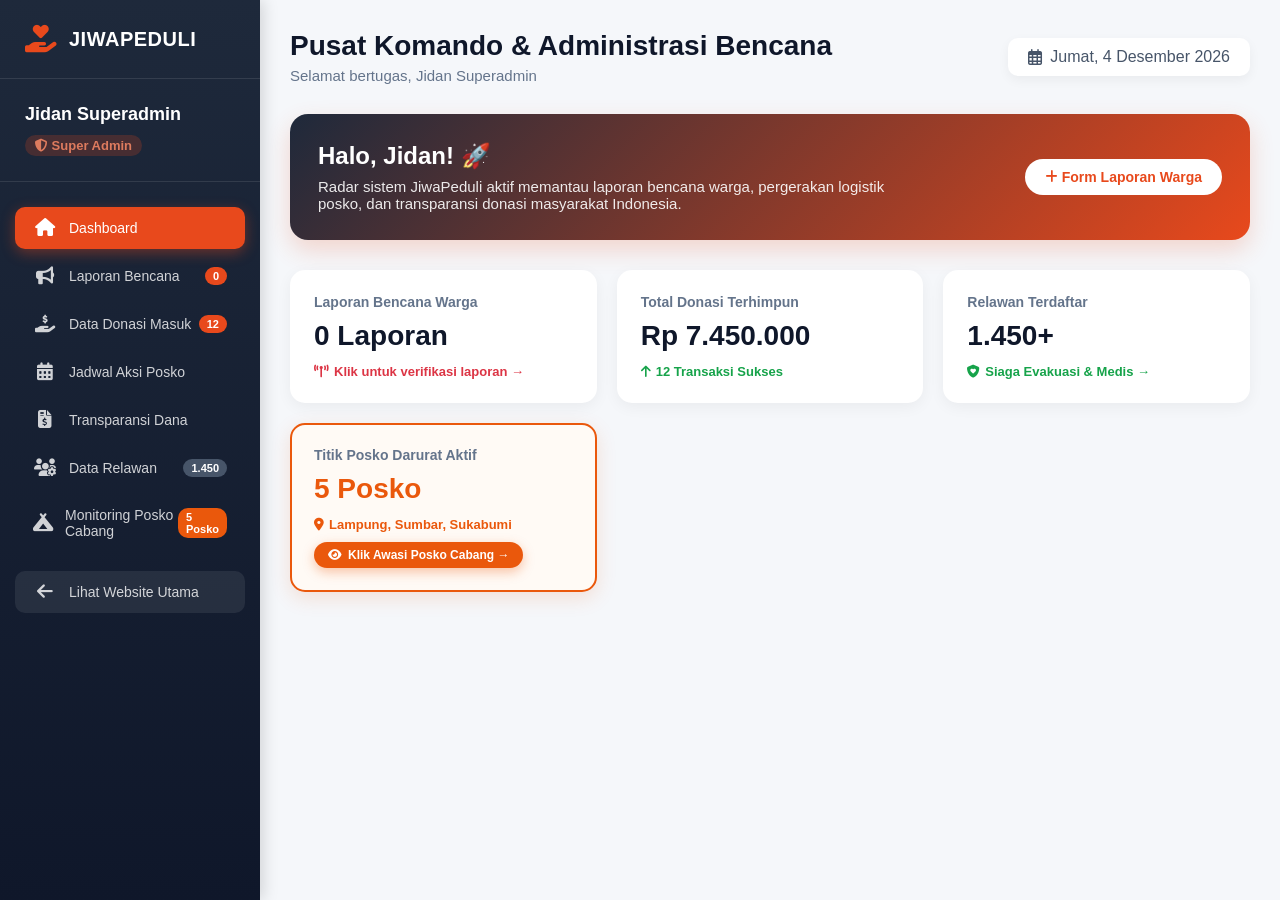
<file: DESAIN WEBB DONASI/dashboard.html>
<!DOCTYPE html>
<html lang="id">

<head>
  <!-- Google Fonts: Editorial Serif (Playfair Display) & Clean Sans (Plus Jakarta Sans) -->
  <link rel="preconnect" href="https://fonts.googleapis.com" />
  <link rel="preconnect" href="https://fonts.gstatic.com" crossorigin />
  <link
    href="https://fonts.googleapis.com/css2?family=Playfair+Display:ital,wght@0,500;0,600;0,700;0,800;1,500;1,600&family=Plus+Jakarta+Sans:wght@300;400;500;600;700;800&family=Poppins:wght@400;500;600;700&display=swap"
    rel="stylesheet" />
  <meta charset="UTF-8" />
  <meta name="viewport" content="width=device-width, initial-scale=1.0" />
  <title>Dashboard Admin - JiwaPeduli Tanggap Bencana</title>
  <link rel="stylesheet" href="https://cdnjs.cloudflare.com/ajax/libs/font-awesome/6.4.0/css/all.min.css" />
  <style>
    * {
      margin: 0;
      padding: 0;
      box-sizing: border-box;
      font-family: "Segoe UI", Tahoma, Geneva, Verdana, sans-serif;
    }

    body {
      display: flex;
      min-height: 100vh;
      background-color: #f5f7fa;
      color: #333;
    }

    /* Sidebar Styles */
    .sidebar {
      width: 260px;
      background: linear-gradient(180deg, #1e293b 0%, #0f172a 100%);
      color: white;
      padding: 25px 0;
      box-shadow: 3px 0 15px rgba(0, 0, 0, 0.15);
      position: fixed;
      height: 100vh;
      overflow-y: auto;
      z-index: 100;
    }

    .logo {
      display: flex;
      align-items: center;
      padding: 0 25px 25px;
      border-bottom: 1px solid rgba(255, 255, 255, 0.1);
      margin-bottom: 25px;
    }

    .logo i {
      font-size: 28px;
      margin-right: 12px;
      color: #e8491c;
    }

    .logo h2 {
      font-size: 20px;
      font-weight: 800;
      letter-spacing: 0.5px;
    }

    .user-info {
      padding: 0 25px 25px;
      border-bottom: 1px solid rgba(255, 255, 255, 0.1);
      margin-bottom: 25px;
    }

    .user-info h3 {
      font-size: 18px;
      margin-bottom: 5px;
    }

    .user-info p {
      font-size: 13px;
      opacity: 0.85;
      background-color: rgba(232, 73, 28, 0.25);
      color: #ff8a65;
      display: inline-block;
      padding: 3px 10px;
      border-radius: 20px;
      margin-top: 5px;
      font-weight: 600;
    }

    .nav-menu {
      list-style: none;
      padding: 0 15px;
    }

    .nav-item {
      margin-bottom: 6px;
    }

    .nav-link {
      display: flex;
      align-items: center;
      padding: 12px 18px;
      color: rgba(255, 255, 255, 0.8);
      text-decoration: none;
      border-radius: 10px;
      transition: all 0.3s ease;
      font-size: 14px;
      font-weight: 500;
    }

    .nav-link:hover {
      background-color: rgba(255, 255, 255, 0.1);
      color: white;
    }

    .nav-link.active {
      background-color: #e8491c;
      color: white;
      box-shadow: 0 4px 14px rgba(232, 73, 28, 0.4);
    }

    .nav-link i {
      margin-right: 12px;
      font-size: 18px;
      width: 24px;
      text-align: center;
    }

    .badge {
      background-color: #e8491c;
      color: white;
      font-size: 11px;
      padding: 3px 8px;
      border-radius: 10px;
      margin-left: auto;
      font-weight: 700;
    }

    /* Main Content Styles */
    .main-content {
      flex: 1;
      margin-left: 260px;
      padding: 30px;
    }

    .header {
      display: flex;
      justify-content: space-between;
      align-items: center;
      margin-bottom: 30px;
    }

    .page-title h1 {
      font-size: 28px;
      color: #0f172a;
      margin-bottom: 5px;
    }

    .page-title p {
      color: #64748b;
      font-size: 15px;
    }

    .date-info {
      background-color: white;
      padding: 10px 20px;
      border-radius: 10px;
      box-shadow: 0 4px 12px rgba(0, 0, 0, 0.05);
      font-weight: 500;
      color: #475569;
      display: flex;
      align-items: center;
      gap: 8px;
    }

    .welcome-section {
      background: linear-gradient(135deg, #1e293b 0%, #e8491c 100%);
      color: white;
      padding: 28px;
      border-radius: 18px;
      margin-bottom: 30px;
      box-shadow: 0 10px 25px rgba(232, 73, 28, 0.2);
      display: flex;
      justify-content: space-between;
      align-items: center;
    }

    .welcome-section h2 {
      font-size: 24px;
      margin-bottom: 8px;
    }

    .welcome-section p {
      opacity: 0.9;
      font-size: 15px;
      max-width: 600px;
    }

    .stats-container {
      display: grid;
      grid-template-columns: repeat(auto-fill, minmax(250px, 1fr));
      gap: 20px;
      margin-bottom: 30px;
    }

    .stat-card {
      background-color: white;
      border-radius: 15px;
      padding: 22px;
      box-shadow: 0 4px 15px rgba(0, 0, 0, 0.05);
      transition: all 0.3s ease;
      cursor: pointer;
      border: 2px solid transparent;
    }

    .stat-card:hover {
      transform: translateY(-5px);
      box-shadow: 0 12px 25px rgba(0, 0, 0, 0.1);
      border-color: #e8491c;
    }

    .stat-card.clicked {
      border-color: #e8491c;
      background-color: #fff9f6;
    }

    .stat-title {
      font-size: 14px;
      color: #64748b;
      margin-bottom: 10px;
      font-weight: 600;
    }

    .stat-value {
      font-size: 28px;
      font-weight: 800;
      color: #0f172a;
      margin-bottom: 12px;
    }

    .stat-change {
      display: flex;
      align-items: center;
      font-size: 13px;
      color: #16a34a;
      gap: 5px;
      font-weight: 600;
    }

    .stat-change.urgent {
      color: #dc3545;
    }

    /* Modal Styles */
    .modal {
      display: none;
      position: fixed;
      top: 0;
      left: 0;
      width: 100%;
      height: 100%;
      background-color: rgba(15, 23, 42, 0.6);
      z-index: 1000;
      justify-content: center;
      align-items: center;
      backdrop-filter: blur(4px);
    }

    .modal-content {
      background-color: white;
      width: 92%;
      max-width: 950px;
      border-radius: 18px;
      overflow: hidden;
      box-shadow: 0 20px 50px rgba(0, 0, 0, 0.25);
      animation: modalFadeIn 0.3s ease;
    }

    @keyframes modalFadeIn {
      from {
        opacity: 0;
        transform: translateY(-20px);
      }

      to {
        opacity: 1;
        transform: translateY(0);
      }
    }

    .modal-header {
      background: linear-gradient(135deg, #1e293b 0%, #334155 100%);
      color: white;
      padding: 20px 25px;
      display: flex;
      justify-content: space-between;
      align-items: center;
    }

    .modal-header.danger-header {
      background: linear-gradient(135deg, #dc3545 0%, #b02a37 100%);
    }

    .modal-header h3 {
      font-size: 20px;
      display: flex;
      align-items: center;
      gap: 10px;
    }

    .close-btn {
      background: none;
      border: none;
      color: white;
      font-size: 26px;
      cursor: pointer;
      line-height: 1;
      opacity: 0.85;
    }

    .close-btn:hover {
      opacity: 1;
    }

    .modal-body {
      padding: 25px;
      max-height: 70vh;
      overflow-y: auto;
    }

    .data-table {
      width: 100%;
      border-collapse: collapse;
      margin-top: 15px;
    }

    .data-table th {
      background-color: #f8fafc;
      color: #475569;
      font-weight: 700;
      text-align: left;
      padding: 12px 16px;
      border-bottom: 2px solid #e2e8f0;
      font-size: 13px;
    }

    .data-table td {
      padding: 14px 16px;
      border-bottom: 1px solid #f1f5f9;
      font-size: 14px;
    }

    .status-badge {
      display: inline-block;
      padding: 4px 10px;
      border-radius: 20px;
      font-size: 12px;
      font-weight: 600;
    }

    .status-active {
      background-color: #dcfce7;
      color: #15803d;
    }

    .status-pending {
      background-color: #fef3c7;
      color: #b45309;
    }

    .status-danger {
      background-color: #fee2e2;
      color: #b91c1c;
    }

    .btn-action-sm {
      padding: 5px 12px;
      border-radius: 6px;
      border: none;
      font-size: 12px;
      font-weight: 600;
      cursor: pointer;
      transition: all 0.2s;
    }

    .btn-verify {
      background-color: #10b981;
      color: white;
    }

    .btn-verify:hover {
      background-color: #059669;
    }
  </style>
</head>

<body>
  <!-- Sidebar -->
  <div class="sidebar">
    <div class="logo">
      <i class="fas fa-hand-holding-heart"></i>
      <h2>JIWAPEDULI</h2>
    </div>

    <div class="user-info">
      <h3>Jidan Superadmin</h3>
      <p><i class="fas fa-shield-halved me-1"></i> Super Admin</p>
    </div>

    <ul class="nav-menu">
      <li class="nav-item">
        <a href="#" class="nav-link active">
          <i class="fas fa-home"></i>
          <span>Dashboard</span>
        </a>
      </li>
      <li class="nav-item">
        <a href="#" class="nav-link" id="reports-link">
          <i class="fas fa-bullhorn text-warning"></i>
          <span>Laporan Bencana</span>
          <span class="badge" id="reports-badge">3</span>
        </a>
      </li>
      <li class="nav-item">
        <a href="#" class="nav-link" id="donation-link">
          <i class="fas fa-hand-holding-dollar"></i>
          <span>Data Donasi Masuk</span>
          <span class="badge" id="donation-badge">0</span>
        </a>
      </li>
      <li class="nav-item">
        <a href="jadwal.html" class="nav-link">
          <i class="fas fa-calendar-days"></i>
          <span>Jadwal Aksi Posko</span>
        </a>
      </li>
      <li class="nav-item">
        <a href="riwayat.html" class="nav-link">
          <i class="fas fa-file-invoice-dollar"></i>
          <span>Transparansi Dana</span>
        </a>
      </li>
      <li class="nav-item">
        <a href="#" class="nav-link" id="users-link">
          <i class="fas fa-users-gear"></i>
          <span>Data Relawan</span>
          <span class="badge" id="users-badge" style="background: #475569">1.450</span>
        </a>
      </li>
      <li class="nav-item">
        <a href="#" class="nav-link" id="posko-link">
          <i class="fas fa-campground"></i>
          <span>Monitoring Posko Cabang</span>
          <span class="badge" style="background: #ea580c">5 Posko</span>
        </a>
      </li>
      <li class="nav-item" style="margin-top: 20px">
        <a href="index.html" class="nav-link" style="background: rgba(255, 255, 255, 0.08)">
          <i class="fas fa-arrow-left"></i>
          <span>Lihat Website Utama</span>
        </a>
      </li>
    </ul>
  </div>

  <!-- Main Content -->
  <div class="main-content">
    <div class="header">
      <div class="page-title">
        <h1>Pusat Komando & Administrasi Bencana</h1>
        <p>Selamat bertugas, Jidan Superadmin</p>
      </div>
      <div class="date-info">
        <i class="far fa-calendar-alt text-danger"></i>
        <span id="current-date"></span>
      </div>
    </div>

    <div class="welcome-section">
      <div>
        <h2>Halo, Jidan! 🚀</h2>
        <p>Radar sistem JiwaPeduli aktif memantau laporan bencana warga, pergerakan logistik posko, dan transparansi
          donasi masyarakat Indonesia.</p>
      </div>
      <a href="lapor-bencana.html" target="_blank"
        style="background: white; color: #e8491c; padding: 10px 20px; border-radius: 30px; font-weight: 700; text-decoration: none; font-size: 14px; white-space: nowrap">
        <i class="fas fa-plus me-1"></i> Form Laporan Warga
      </a>
    </div>

    <div class="stats-container">
      <!-- Card 1: Laporan Bencana -->
      <div class="stat-card" id="reports-card" onclick="openReportsModal()" style="cursor: pointer;">
        <div class="stat-title">Laporan Bencana Warga</div>
        <div class="stat-value text-danger" id="stat-reports-count">0</div>
        <div class="stat-change urgent">
          <i class="fas fa-tower-broadcast"></i>
          <span>Klik untuk verifikasi laporan &rarr;</span>
        </div>
      </div>

      <!-- Card 2: Total Donasi -->
      <div class="stat-card" id="donation-card" onclick="openDonationModal()" style="cursor: pointer;">
        <div class="stat-title">Total Donasi Terhimpun</div>
        <div class="stat-value" id="stat-donation-amount">Rp 0</div>
        <div class="stat-change">
          <i class="fas fa-arrow-up"></i>
          <span id="stat-donation-count">0 Transaksi Sukses &rarr;</span>
        </div>
      </div>

      <!-- Card 3: Relawan Siaga -->
      <div class="stat-card" id="users-card" onclick="openUsersModal()" style="cursor: pointer;">
        <div class="stat-title">Relawan Terdaftar</div>
        <div class="stat-value">1.450+</div>
        <div class="stat-change">
          <i class="fas fa-shield-heart"></i>
          <span>Siaga Evakuasi & Medis &rarr;</span>
        </div>
      </div>

      <!-- Card 4: Posko Aktif (Clickable untuk pengawasan admin) -->
      <div class="stat-card" id="posko-card" onclick="openPoskoModal()" style="cursor: pointer; border: 2.5px solid #ea580c; background: #fffaf5; box-shadow: 0 6px 20px rgba(234, 88, 12, 0.15);" title="Klik untuk mengawasi dan monitoring seluruh posko cabang bantuan aktif">
        <div class="stat-title">Titik Posko Darurat Aktif</div>
        <div class="stat-value" style="color: #ea580c">5 Posko</div>
        <div class="stat-change" style="color: #ea580c; font-weight:700;">
          <i class="fas fa-location-dot"></i>
          <span>Lampung, Sumbar, Sukabumi</span>
        </div>
        <div style="margin-top: 10px;">
          <span style="background: #ea580c; color: #ffffff; font-size: 12px; font-weight: 700; padding: 6px 14px; border-radius: 20px; display: inline-flex; align-items: center; gap: 6px; box-shadow: 0 4px 12px rgba(234, 88, 12, 0.35);">
            <i class="fas fa-eye"></i> Klik Awasi Posko Cabang &rarr;
          </span>
        </div>
      </div>
    </div>
  </div>

  <!-- Modal 1: Data Laporan Bencana Warga -->
  <div class="modal" id="reports-modal">
    <div class="modal-content">
      <div class="modal-header danger-header">
        <h3><i class="fas fa-bullhorn"></i> Laporan Masuk dari Warga & Lapangan</h3>
        <button class="close-btn" id="close-reports">&times;</button>
      </div>
      <div class="modal-body">
        <p style="color: #64748b; font-size: 14px">Data laporan real-time yang dikirimkan warga via formulir darurat:
        </p>
        <table class="data-table">
          <thead>
            <tr>
              <th>ID Laporan</th>
              <th>Jenis & Urgensi</th>
              <th>Lokasi Posko</th>
              <th>Pelapor & Kontak</th>
              <th>Status Penanganan</th>
              <th>Aksi</th>
            </tr>
          </thead>
          <tbody id="reports-table-body">
            <!-- Diisi otomatis oleh JavaScript -->
          </tbody>
        </table>
      </div>
    </div>
  </div>

  <!-- Modal 2: Data Donasi Masuk -->
  <div class="modal" id="donation-modal">
    <div class="modal-content">
      <div class="modal-header">
        <h3><i class="fas fa-hand-holding-dollar"></i> Data Riwayat Donasi Terkini</h3>
        <button class="close-btn" id="close-donation">&times;</button>
      </div>
      <div class="modal-body">
        <p style="color: #64748b; font-size: 14px">Daftar donatur dermawan yang telah menyalurkan bantuan:</p>
        <table class="data-table">
          <thead>
            <tr>
              <th>ID Donasi</th>
              <th>Nama Donatur</th>
              <th>Program Penyaluran</th>
              <th>Nominal</th>
              <th>Status</th>
            </tr>
          </thead>
          <tbody id="donation-table-body">
            <!-- Diisi otomatis oleh JavaScript -->
          </tbody>
        </table>
      </div>
    </div>
  </div>

  <!-- Modal 3: Data Relawan -->
  <div class="modal" id="users-modal">
    <div class="modal-content">
      <div class="modal-header">
        <h3><i class="fas fa-users"></i> Data Relawan JiwaPeduli</h3>
        <button class="close-btn" id="close-users">&times;</button>
      </div>
      <div class="modal-body">
        <p style="color: #64748b; font-size: 14px">Relawan terlatih yang siap diterjunkan:</p>
        <table class="data-table">
          <thead>
            <tr>
              <th>Nama Relawan</th>
              <th>Keahlian Lapangan</th>
              <th>Kota Posko</th>
              <th>Status</th>
            </tr>
          </thead>
          <tbody id="users-table-body">
            <!-- Diisi otomatis oleh JavaScript -->
          </tbody>
        </table>
      </div>
    </div>
  </div>

  <!-- Modal 4: Monitoring & Pengawasan Posko Cabang Bantuan Aktif -->
  <div class="modal" id="posko-modal">
    <div class="modal-content" style="max-width: 1050px;">
      <div class="modal-header" style="background: linear-gradient(135deg, #c2410c 0%, #ea580c 50%, #f97316 100%);">
        <h3><i class="fas fa-campground me-2"></i>Monitoring Operasional Posko Cabang Bantuan JiwaPeduli</h3>
        <button class="close-btn" id="close-posko">&times;</button>
      </div>
      <div class="modal-body">
        <div class="d-flex flex-wrap justify-content-between align-items-center mb-3 pb-3 border-bottom gap-3" style="background:#fff7ed; padding:16px 20px; border-radius:12px; border:1px solid #ffedd5;">
          <div>
            <h5 style="color:#9a3412; font-weight:700; margin-bottom:4px; font-size:16px;">
              <i class="fas fa-shield-halved text-danger me-2"></i>Pusat Komando & Pengawasan Posko Lapangan
            </h5>
            <p style="color:#475569; font-size:13px; margin:0; line-height:1.5;">
              Pantau kesiapan tim relawan, alokasi dapur umum, distribusi logistik sembako, dan nomor kontak koordinator tiap cabang yang sedang giat melaksanakan tugas penanggulangan bencana.
            </p>
          </div>
          <div class="d-flex gap-2">
            <a href="bencana.html" target="_blank" class="btn-action btn-detail" style="text-decoration:none; display:inline-flex; align-items:center; gap:6px; background:#0f172a; color:#fff; padding:8px 16px; border-radius:20px; font-size:13px; font-weight:600;">
              <i class="fas fa-map-location-dot text-danger"></i> Lihat Peta GIS Web
            </a>
          </div>
        </div>

        <div style="overflow-x: auto;">
          <table class="data-table">
            <thead>
              <tr>
                <th style="min-width:180px;">Posko & Wilayah</th>
                <th style="min-width:140px;">Status Operasi</th>
                <th style="min-width:160px;">Koordinator Posko</th>
                <th style="min-width:240px;">Fokus Aksi Lapangan</th>
                <th style="min-width:120px;">Personel</th>
                <th style="min-width:140px;">Logistik Terdistribusi</th>
                <th style="min-width:120px;">Aksi Cepat</th>
              </tr>
            </thead>
            <tbody id="posko-table-body">
              <!-- Diisi otomatis oleh JavaScript -->
            </tbody>
          </table>
        </div>
      </div>
    </div>
  </div>

  <script>
    // Global Modal Functions
    window.openPoskoModal = function() {
      populatePoskoTable();
      const m = document.getElementById("posko-modal");
      if (m) m.style.display = "flex";
    };
    window.openReportsModal = function() {
      populateReportsTable();
      const m = document.getElementById("reports-modal");
      if (m) m.style.display = "flex";
    };
    window.openDonationModal = function() {
      populateDonationTable();
      const m = document.getElementById("donation-modal");
      if (m) m.style.display = "flex";
    };
    window.openUsersModal = function() {
      populateUsersTable();
      const m = document.getElementById("users-modal");
      if (m) m.style.display = "flex";
    };

    // 1. Tanggal Hari Ini
    const now = new Date();
    const options = { weekday: "long", day: "numeric", month: "long", year: "numeric" };
    document.getElementById("current-date").textContent = now.toLocaleDateString("id-ID", options);

    // 2. Load Real Data from localStorage
    function loadDashboardStats() {
      // Laporan Bencana
      const reports = JSON.parse(localStorage.getItem("jp_reports")) || [];
      document.getElementById("stat-reports-count").textContent = reports.length + " Laporan";
      document.getElementById("reports-badge").textContent = reports.length;

      // Donasi
      const donations = JSON.parse(localStorage.getItem("jp_donations")) || [];
      let totalDonation = 0;
      donations.forEach((d) => (totalDonation += Number(d.amount) || 0));
      document.getElementById("stat-donation-amount").textContent = "Rp " + totalDonation.toLocaleString("id-ID");
      document.getElementById("stat-donation-count").textContent = donations.length + " Transaksi Sukses";
      document.getElementById("donation-badge").textContent = donations.length;
    }

    // 3. Populate Laporan Bencana
    function populateReportsTable() {
      const tableBody = document.getElementById("reports-table-body");
      const reports = JSON.parse(localStorage.getItem("jp_reports")) || [];
      tableBody.innerHTML = "";

      if (reports.length === 0) {
        tableBody.innerHTML = '<tr><td colspan="6" style="text-align:center; color:#94a3b8; padding:30px;">Belum ada laporan bencana masuk</td></tr>';
        return;
      }

      reports.forEach((rep, index) => {
        let badgeClass = "status-danger";
        if (rep.urgency && rep.urgency.includes("Siaga")) badgeClass = "status-pending";
        if (rep.urgency && rep.urgency.includes("Pasca")) badgeClass = "status-active";

        const row = document.createElement("tr");
        row.innerHTML = `
            <td><strong>${rep.id}</strong><br><small style="color:#64748b;">${rep.date || ""}</small></td>
            <td>
              <strong>${rep.type}</strong><br>
              <span class="status-badge ${badgeClass}">${rep.urgency}</span>
            </td>
            <td>
              <strong>${rep.location}</strong><br>
              <small style="color:#64748b;">${rep.address}</small>
            </td>
            <td>
              <strong>${rep.reporter}</strong><br>
              <a href="https://wa.me/${rep.phone ? rep.phone.replace(/[^0-9]/g, "") : ""}" target="_blank" style="color:#10b981; text-decoration:none; font-size:13px; font-weight:600;">
                <i class="fab fa-whatsapp"></i> ${rep.phone}
              </a>
            </td>
            <td><span class="status-badge status-active">${rep.status}</span></td>
            <td>
              <button class="btn-action-sm btn-verify" onclick="updateReportStatus(${index})">
                <i class="fas fa-check"></i> Tindak Lanjuti
              </button>
            </td>
          `;
        tableBody.appendChild(row);
      });
    }

    window.updateReportStatus = function (index) {
      const reports = JSON.parse(localStorage.getItem("jp_reports")) || [];
      if (reports[index]) {
        const statuses = ["Verifikasi Tim", "Tim Menuju Lokasi", "Posko Dibuka", "Selesai Terdistribusi"];
        const currentIdx = statuses.indexOf(reports[index].status);
        const nextIdx = (currentIdx + 1) % statuses.length;
        reports[index].status = statuses[nextIdx];
        localStorage.setItem("jp_reports", JSON.stringify(reports));
        populateReportsTable();
        loadDashboardStats();
      }
    };

    // 4. Populate Donasi
    function populateDonationTable() {
      const tableBody = document.getElementById("donation-table-body");
      const donations = JSON.parse(localStorage.getItem("jp_donations")) || [];
      tableBody.innerHTML = "";

      donations.forEach((d) => {
        const row = document.createElement("tr");
        row.innerHTML = `
            <td><strong>${d.id || "#JP-001"}</strong></td>
            <td><strong>${d.name}</strong></td>
            <td>${d.program}</td>
            <td style="color:#dc3545; font-weight:700;">Rp ${Number(d.amount).toLocaleString("id-ID")}</td>
            <td><span class="status-badge status-active">${d.status || "Berhasil"}</span></td>
          `;
        tableBody.appendChild(row);
      });
    }

    // 5. Populate Relawan
    function populateUsersTable() {
      const tableBody = document.getElementById("users-table-body");
      const volunteers = JSON.parse(localStorage.getItem("jp_volunteers")) || [
        { name: "Aditya Pratama", role: "Relawan Medis & Ambulans", city: "Bandar Lampung", status: "Siaga 1" },
        { name: "Sarah Amanda", role: "Koordinator Dapur Umum", city: "Palembang", status: "Aktif" },
        { name: "Rian Hidayat", role: "Tim Evakuasi Perahu Karet", city: "Padang", status: "Bergerak" },
        { name: "Bambang Sugianto", role: "Distribusi Logistik Sembako", city: "Sukabumi", status: "Aktif" },
      ];
      tableBody.innerHTML = "";

      volunteers.forEach((v) => {
        const row = document.createElement("tr");
        const shortScope = v.scope ? v.scope.split("(")[0].trim() : "Posko Lokal";
        row.innerHTML = `
            <td><strong>${v.name}</strong></td>
            <td>${v.role}</td>
            <td>${v.city} <br><small class="text-danger fw-semibold"><i class="fas fa-building-flag me-1"></i>${shortScope}</small></td>
            <td><span class="status-badge status-active">${v.status}</span></td>
          `;
        tableBody.appendChild(row);
      });
    }

    // 6. Modal Open & Close Event Listeners
    const reportsModal = document.getElementById("reports-modal");
    const donationModal = document.getElementById("donation-modal");
    const usersModal = document.getElementById("users-modal");

    document.getElementById("reports-card").addEventListener("click", () => {
      populateReportsTable();
      reportsModal.style.display = "flex";
    });
    document.getElementById("reports-link").addEventListener("click", (e) => {
      e.preventDefault();
      populateReportsTable();
      reportsModal.style.display = "flex";
    });

    document.getElementById("donation-card").addEventListener("click", () => {
      populateDonationTable();
      donationModal.style.display = "flex";
    });
    document.getElementById("donation-link").addEventListener("click", (e) => {
      e.preventDefault();
      populateDonationTable();
      donationModal.style.display = "flex";
    });

    document.getElementById("users-card").addEventListener("click", () => {
      populateUsersTable();
      usersModal.style.display = "flex";
    });
    document.getElementById("users-link").addEventListener("click", (e) => {
      e.preventDefault();
      populateUsersTable();
      usersModal.style.display = "flex";
    });

    // 5b. Populate Data Posko Cabang Bantuan Aktif
    const branchPosts = [
      {
        id: "PK-LPG-01",
        name: "Posko Induk Lampung",
        region: "Kota Bandar Lampung & Lampung Selatan",
        badgeColor: "#dc3545",
        status: "Tanggap Darurat (Siaga 1)",
        coordinator: "Aditya Pratama",
        phone: "082382262838",
        phoneDisplay: "0823-8226-2838",
        focus: "Dapur Umum 24 Jam, Distribusi Air Bersih, Perahu Karet Evakuasi Sungai",
        personnel: "48 Relawan Aktif",
        progress: 92,
        progressColor: "#dc3545",
        lastUpdate: "15 mnt lalu"
      },
      {
        id: "PK-SMB-02",
        name: "Posko Cabang Sumatera Barat",
        region: "Padang, Pasaman Barat & Bukittinggi",
        badgeColor: "#ea580c",
        status: "Tanggap Darurat Gempa",
        coordinator: "Rian Hidayat",
        phone: "081273849921",
        phoneDisplay: "0812-7384-9921",
        focus: "Tenda Pengungsian Terpal, Tenaga Medis P3K, Genset Penerangan Darurat",
        personnel: "35 Relawan Aktif",
        progress: 85,
        progressColor: "#16a34a",
        lastUpdate: "45 mnt lalu"
      },
      {
        id: "PK-JBR-03",
        name: "Posko Cabang Jawa Barat",
        region: "Bandung, Cimahi & Sekitarnya",
        badgeColor: "#0284c7",
        status: "Pusat Hub Logistik",
        coordinator: "Fajar Nugraha",
        phone: "082119823401",
        phoneDisplay: "0821-1982-3401",
        focus: "Gudang Penyangga Logistik Sembako, Pengemasan & Transit Bantuan",
        personnel: "28 Relawan Aktif",
        progress: 88,
        progressColor: "#0284c7",
        lastUpdate: "1 jam lalu"
      },
      {
        id: "PK-SKB-04",
        name: "Posko Aju Darurat Sukabumi",
        region: "Sukabumi & Cianjur (Jawa Barat)",
        badgeColor: "#eab308",
        status: "Akses Terputus (Jalur Sulit)",
        coordinator: "Bambang Sugianto",
        phone: "085722019482",
        phoneDisplay: "0857-2201-9482",
        focus: "Jembatan Darurat, Distribusi Motor Trail, Pembersihan Lumpur Longsor",
        personnel: "22 Relawan Aktif",
        progress: 60,
        progressColor: "#eab308",
        lastUpdate: "2 jam lalu"
      },
      {
        id: "PK-NTT-05",
        name: "Posko Siaga Erupsi NTT",
        region: "Flores Timur, Nusa Tenggara Timur",
        badgeColor: "#dc3545",
        status: "Evakuasi Zona Merah",
        coordinator: "dr. Hendra Wijaya",
        phone: "081344501823",
        phoneDisplay: "0813-4450-1823",
        focus: "Masker N95, Tabung Oksigen Lapangan, Tetes Mata Steril Anak-anak",
        personnel: "18 Relawan Aktif",
        progress: 70,
        progressColor: "#16a34a",
        lastUpdate: "3 jam lalu"
      }
    ];

    function populatePoskoTable() {
      const tableBody = document.getElementById("posko-table-body");
      if (!tableBody) return;
      tableBody.innerHTML = "";

      branchPosts.forEach((b) => {
        const row = document.createElement("tr");
        row.innerHTML = `
          <td>
            <strong style="color:#0f172a; font-size:14px;">${b.name}</strong><br>
            <small class="text-muted"><i class="fas fa-location-dot text-danger me-1"></i>${b.region}</small><br>
            <span style="font-size:11px; color:#94a3b8; font-weight:600;">ID: ${b.id}</span>
          </td>
          <td>
            <span class="status-badge" style="background:${b.badgeColor}18; color:${b.badgeColor}; border:1px solid ${b.badgeColor}40; font-size:11px; padding:3px 8px;">
              <i class="fas fa-circle-dot me-1"></i>${b.status}
            </span><br>
            <small style="font-size:11px; color:#64748b;"><i class="far fa-clock me-1"></i>Update ${b.lastUpdate}</small>
          </td>
          <td>
            <strong>${b.coordinator}</strong><br>
            <a href="tel:${b.phone}" style="font-size:12px; color:#0284c7; text-decoration:none; font-weight:600;">
              <i class="fas fa-phone me-1"></i>${b.phoneDisplay}
            </a>
          </td>
          <td>
            <span style="font-size:12px; color:#334155; line-height:1.4; display:block;">
              <i class="fas fa-hand-holding-heart text-danger me-1"></i>${b.focus}
            </span>
          </td>
          <td>
            <span style="font-weight:700; color:#0f172a; font-size:13px;">
              <i class="fas fa-users-viewfinder text-primary me-1"></i>${b.personnel}
            </span>
          </td>
          <td>
            <div style="font-size:11px; font-weight:700; margin-bottom:3px; display:flex; justify-content:space-between; color:#334155;">
              <span>Tersalurkan</span>
              <span>${b.progress}%</span>
            </div>
            <div style="background:#e2e8f0; border-radius:10px; height:8px; overflow:hidden;">
              <div style="background:${b.progressColor}; width:${b.progress}%; height:100%;"></div>
            </div>
          </td>
          <td>
            <a href="https://wa.me/62${b.phone.substring(1)}?text=Halo%20${encodeURIComponent(b.coordinator)},%20saya%20Admin%20JiwaPeduli%20ingin%20pantau%20progres%20${encodeURIComponent(b.name)}" target="_blank" class="btn-action btn-accept" style="text-decoration:none; display:inline-flex; align-items:center; gap:4px; font-size:11px; padding:5px 9px; white-space:nowrap;" title="Hubungi WhatsApp Koordinator">
              <i class="fab fa-whatsapp"></i> Hubungi WA
            </a>
          </td>
        `;
        tableBody.appendChild(row);
      });
    }

    // Modal Posko Event Listeners
    const poskoModal = document.getElementById("posko-modal");
    const poskoCard = document.getElementById("posko-card");
    const poskoLink = document.getElementById("posko-link");
    const closePosko = document.getElementById("close-posko");

    if (poskoCard) {
      poskoCard.addEventListener("click", () => {
        populatePoskoTable();
        poskoModal.style.display = "flex";
      });
    }

    if (poskoLink) {
      poskoLink.addEventListener("click", (e) => {
        e.preventDefault();
        populatePoskoTable();
        poskoModal.style.display = "flex";
      });
    }

    if (closePosko) {
      closePosko.addEventListener("click", () => (poskoModal.style.display = "none"));
    }

    document.getElementById("close-reports").addEventListener("click", () => (reportsModal.style.display = "none"));
    document.getElementById("close-donation").addEventListener("click", () => (donationModal.style.display = "none"));
    document.getElementById("close-users").addEventListener("click", () => (usersModal.style.display = "none"));

    window.addEventListener("click", (e) => {
      if (e.target.classList.contains("modal")) e.target.style.display = "none";
    });

    // Init on Load
    loadDashboardStats();
  </script>
</body>

</html>
</file>
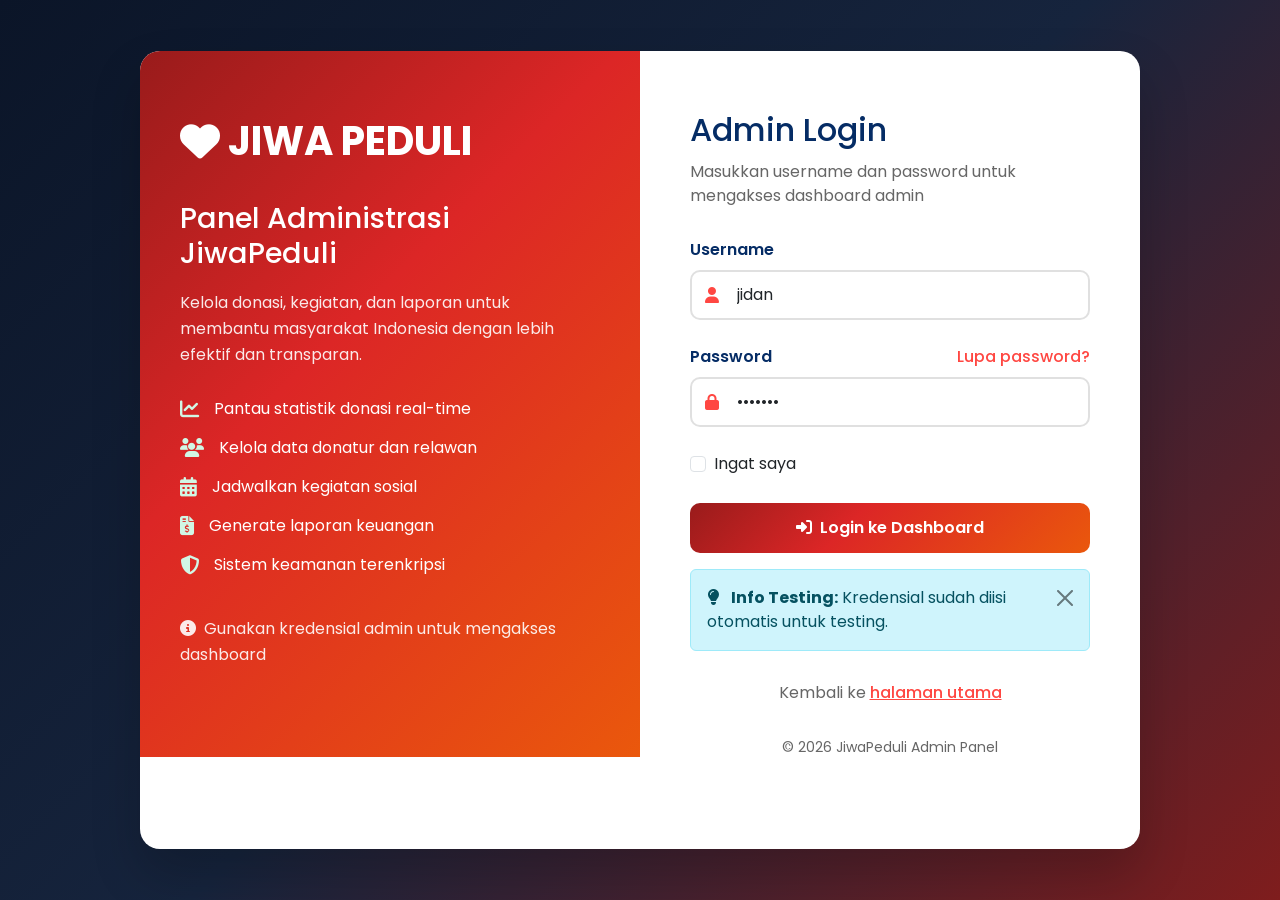
<file: DESAIN WEBB DONASI/loginadmin.html>
<!DOCTYPE html>
<html lang="id">
  <head>
  <!-- Google Fonts: Editorial Serif (Playfair Display) & Clean Sans (Plus Jakarta Sans) -->
  <link rel="preconnect" href="https://fonts.googleapis.com" />
  <link rel="preconnect" href="https://fonts.gstatic.com" crossorigin />
  <link
    href="https://fonts.googleapis.com/css2?family=Playfair+Display:ital,wght@0,500;0,600;0,700;0,800;1,500;1,600&family=Plus+Jakarta+Sans:wght@300;400;500;600;700;800&family=Poppins:wght@400;500;600;700&display=swap"
    rel="stylesheet" />
    <meta charset="UTF-8" />
    <meta name="viewport" content="width=device-width, initial-scale=1.0" />
    <title>Login Admin - JiwaPeduli</title>
    <!-- Bootstrap 5 -->
    <link href="https://cdn.jsdelivr.net/npm/bootstrap@5.3.0-alpha1/dist/css/bootstrap.min.css" rel="stylesheet" />
    <!-- Font Awesome -->
    <link rel="stylesheet" href="https://cdnjs.cloudflare.com/ajax/libs/font-awesome/6.4.0/css/all.min.css" />
    <!-- Google Fonts -->
    <link href="https://fonts.googleapis.com/css2?family=Poppins:wght@300;400;500;600;700&family=Nunito:wght@400;600;700;800&display=swap" rel="stylesheet" />
    <style>
      /* Custom Styles for Login Page */
      :root {
        --primary-blue: #ff4742;
        --secondary-blue: #ff6b3d;
        --accent-teal: #20c997;
        --light-teal: #d1f7e5;
        --dark-blue: #052c65;
      }

      body {
        font-family: "Poppins", "Nunito", sans-serif;
        background: linear-gradient(135deg, #0b1528 0%, #16243d 50%, #7f1d1d 100%);
        min-height: 100vh;
        display: flex;
        align-items: center;
        padding: 20px;
      }

      .login-container {
        background-color: white;
        border-radius: 20px;
        overflow: hidden;
        box-shadow: 0 25px 50px rgba(0, 0, 0, 0.2);
        max-width: 1000px;
        width: 100%;
        margin: 0 auto;
      }

      .login-left {
        background: linear-gradient(135deg, #991b1b 0%, #dc2626 40%, #ea580c 100%);
        color: white;
        padding: 60px 40px;
        display: flex;
        flex-direction: column;
        justify-content: center;
      }

      .login-right {
        padding: 60px 40px;
      }

      .login-logo {
        font-size: 2.5rem;
        font-weight: 700;
        margin-bottom: 30px;
        color: white;
        display: flex;
        align-items: center;
      }

      .login-left h2 {
        font-size: 1.8rem;
        margin-bottom: 20px;
        color: white;
      }

      .login-left p {
        opacity: 0.9;
        margin-bottom: 30px;
        line-height: 1.6;
      }

      .feature-list {
        list-style: none;
        padding: 0;
        margin: 0;
      }

      .feature-list li {
        margin-bottom: 15px;
        display: flex;
        align-items: center;
      }

      .feature-list i {
        margin-right: 15px;
        font-size: 1.2rem;
        color: var(--light-teal);
      }

      .login-form {
        max-width: 400px;
        margin: 0 auto;
      }

      .login-form h2 {
        color: var(--dark-blue);
        margin-bottom: 10px;
      }

      .login-form p {
        color: #666;
        margin-bottom: 30px;
      }

      .form-group {
        margin-bottom: 25px;
      }

      .form-label {
        font-weight: 600;
        color: var(--dark-blue);
        margin-bottom: 8px;
      }

      .input-with-icon {
        position: relative;
      }

      .input-with-icon i {
        position: absolute;
        left: 15px;
        top: 50%;
        transform: translateY(-50%);
        color: var(--primary-blue);
      }

      .input-with-icon input {
        padding-left: 45px;
        border: 2px solid #e0e0e0;
        border-radius: 10px;
        height: 50px;
        width: 100%;
        transition: all 0.3s;
      }

      .input-with-icon input:focus {
        border-color: var(--primary-blue);
        box-shadow: 0 0 0 0.25rem rgba(13, 110, 253, 0.25);
        outline: none;
      }

      .btn-login-submit {
        background: linear-gradient(135deg, #991b1b 0%, #dc2626 40%, #ea580c 100%);
        color: white;
        border: none;
        border-radius: 10px;
        height: 50px;
        font-weight: 600;
        width: 100%;
        transition: all 0.3s;
        font-size: 1rem;
        cursor: pointer;
      }

      .btn-login-submit:hover {
        transform: translateY(-3px);
        box-shadow: 0 10px 20px rgba(13, 110, 253, 0.3);
      }

      .btn-login-submit:disabled {
        opacity: 0.7;
        cursor: not-allowed;
        transform: none;
      }

      .remember-forgot {
        display: flex;
        justify-content: space-between;
        align-items: center;
        margin-bottom: 25px;
      }

      .form-check-input:checked {
        background-color: var(--primary-blue);
        border-color: var(--primary-blue);
      }

      .forgot-password {
        color: var(--primary-blue);
        text-decoration: none;
        font-weight: 500;
      }

      .forgot-password:hover {
        color: #052c65;
        text-decoration: underline;
      }

      .login-footer {
        text-align: center;
        margin-top: 30px;
        color: #666;
      }

      .login-footer a {
        color: var(--primary-blue);
        font-weight: 500;
      }

      .login-footer a:hover {
        color: #052c65;
        text-decoration: underline;
      }

      .alert {
        animation: slideDown 0.3s ease-out;
      }

      @keyframes slideDown {
        from {
          opacity: 0;
          transform: translateY(-20px);
        }
        to {
          opacity: 1;
          transform: translateY(0);
        }
      }

      .shake {
        animation: shake 0.5s;
      }

      @keyframes shake {
        0%,
        100% {
          transform: translateX(0);
        }
        10%,
        30%,
        50%,
        70%,
        90% {
          transform: translateX(-5px);
        }
        20%,
        40%,
        60%,
        80% {
          transform: translateX(5px);
        }
      }

      .floating {
        animation: floating 3s ease-in-out infinite;
      }

      @keyframes floating {
        0%,
        100% {
          transform: translateY(0);
        }
        50% {
          transform: translateY(-10px);
        }
      }

      @media (max-width: 768px) {
        .login-left {
          padding: 40px 20px;
        }

        .login-right {
          padding: 40px 20px;
        }

        .login-logo {
          font-size: 2rem;
        }
      }
    </style>
  </head>
  <body>
    <div class="login-container">
      <div class="row g-0">
        <div class="col-lg-6">
          <div class="login-left">
            <div class="login-logo">
              <i class="fas fa-heart me-2"></i>
              JIWA PEDULI
            </div>
            <h2>Panel Administrasi JiwaPeduli</h2>
            <p>Kelola donasi, kegiatan, dan laporan untuk membantu masyarakat Indonesia dengan lebih efektif dan transparan.</p>

            <ul class="feature-list">
              <li>
                <i class="fas fa-chart-line"></i>
                <span>Pantau statistik donasi real-time</span>
              </li>
              <li>
                <i class="fas fa-users"></i>
                <span>Kelola data donatur dan relawan</span>
              </li>
              <li>
                <i class="fas fa-calendar-alt"></i>
                <span>Jadwalkan kegiatan sosial</span>
              </li>
              <li>
                <i class="fas fa-file-invoice-dollar"></i>
                <span>Generate laporan keuangan</span>
              </li>
              <li>
                <i class="fas fa-shield-alt"></i>
                <span>Sistem keamanan terenkripsi</span>
              </li>
            </ul>

            <div class="mt-4">
              <p><i class="fas fa-info-circle me-2"></i>Gunakan kredensial admin untuk mengakses dashboard</p>
            </div>
          </div>
        </div>
        <div class="col-lg-6">
          <div class="login-right">
            <div class="login-form">
              <h2>Admin Login</h2>
              <p>Masukkan username dan password untuk mengakses dashboard admin</p>

              <form id="adminLoginForm">
                <div class="form-group">
                  <label class="form-label">Username</label>
                  <div class="input-with-icon">
                    <i class="fas fa-user"></i>
                    <input type="text" class="form-control" placeholder="Masukkan username" id="username" required autocomplete="username" />
                  </div>
                </div>

                <div class="form-group">
                  <div class="d-flex justify-content-between">
                    <label class="form-label">Password</label>
                    <a href="#" class="forgot-password">Lupa password?</a>
                  </div>
                  <div class="input-with-icon">
                    <i class="fas fa-lock"></i>
                    <input type="password" class="form-control" placeholder="Masukkan password" id="password" required autocomplete="current-password" />
                  </div>
                </div>

                <div class="remember-forgot">
                  <div class="form-check">
                    <input class="form-check-input" type="checkbox" id="rememberMe" />
                    <label class="form-check-label" for="rememberMe"> Ingat saya </label>
                  </div>
                </div>

                <button type="submit" class="btn-login-submit" id="loginButton"><i class="fas fa-sign-in-alt me-2"></i>Login ke Dashboard</button>
              </form>

              <div class="login-footer">
                <p>Kembali ke <a href="index.html">halaman utama</a></p>
                <p class="mt-3"><small>© 2026 JiwaPeduli Admin Panel</small></p>
              </div>
            </div>
          </div>
        </div>
      </div>
    </div>

    <!-- Bootstrap JS -->
    <script src="https://cdn.jsdelivr.net/npm/bootstrap@5.3.0-alpha1/dist/js/bootstrap.bundle.min.js"></script>

    <script>
      // VALIDASI LOGIN ADMIN - BISA DIGUNAKAN
      document.addEventListener("DOMContentLoaded", function () {
        const loginForm = document.getElementById("adminLoginForm");
        const loginButton = document.getElementById("loginButton");

        // Kredensial admin yang benar
        const ADMIN_USERNAME = "jidan";
        const ADMIN_PASSWORD = "ganteng";

        // Cek jika sudah login sebelumnya
        if (localStorage.getItem("adminLoggedIn") === "true") {
          window.location.href = "dashboard.html";
          return;
        }

        // Handle form submission
        loginForm.addEventListener("submit", function (e) {
          e.preventDefault();

          const username = document.getElementById("username").value.trim();
          const password = document.getElementById("password").value.trim();
          const rememberMe = document.getElementById("rememberMe").checked;

          // Reset error state
          document.getElementById("username").classList.remove("is-invalid", "shake");
          document.getElementById("password").classList.remove("is-invalid", "shake");

          // Hapus alert sebelumnya
          const existingAlert = document.querySelector(".alert");
          if (existingAlert) {
            existingAlert.remove();
          }

          // Validasi input
          if (!username || !password) {
            showError("Harap isi semua field!");
            if (!username) {
              document.getElementById("username").classList.add("is-invalid", "shake");
            }
            if (!password) {
              document.getElementById("password").classList.add("is-invalid", "shake");
            }
            return;
          }

          // Validasi kredensial
          if (username === ADMIN_USERNAME && password === ADMIN_PASSWORD) {
            // Login berhasil
            loginSuccess(username, rememberMe);
          } else {
            // Login gagal
            loginFailed();
          }
        });

        // Fungsi untuk login berhasil
        function loginSuccess(username, rememberMe) {
          // Tampilkan loading state
          const originalText = loginButton.innerHTML;
          loginButton.innerHTML = '<i class="fas fa-spinner fa-spin me-2"></i>Memproses login...';
          loginButton.disabled = true;

          // Simpan data login
          localStorage.setItem("adminLoggedIn", "true");
          localStorage.setItem("adminUsername", username);
          localStorage.setItem("loginTime", new Date().toISOString());

          if (rememberMe) {
            localStorage.setItem("rememberMe", "true");
          } else {
            localStorage.removeItem("rememberMe");
          }

          // Tampilkan pesan sukses
          showSuccess("Login berhasil! Mengarahkan ke dashboard...");

          // Redirect ke dashboard setelah 1.5 detik
          setTimeout(() => {
            window.location.href = "dashboard.html";
          }, 1500);
        }

        // Fungsi untuk login gagal
        function loginFailed() {
          // Tambahkan efek shake pada input
          document.getElementById("username").classList.add("is-invalid", "shake");
          document.getElementById("password").classList.add("is-invalid", "shake");

          // Tampilkan pesan error
          showError("Username atau password salah!<br><small>Username: <strong>jidan</strong>, Password: <strong>ganteng</strong></small>");

          // Reset efek shake setelah animasi selesai
          setTimeout(() => {
            document.getElementById("username").classList.remove("shake");
            document.getElementById("password").classList.remove("shake");
          }, 500);

          // Kosongkan password field
          document.getElementById("password").value = "";
          document.getElementById("password").focus();
        }

        // Fungsi untuk menampilkan error message
        function showError(message) {
          const errorHTML = `
                    <div class="alert alert-danger alert-dismissible fade show mt-3" role="alert">
                        <i class="fas fa-exclamation-triangle me-2"></i>
                        <strong>Error!</strong> ${message}
                        <button type="button" class="btn-close" data-bs-dismiss="alert"></button>
                    </div>
                `;

          // Tambahkan alert ke dalam form
          loginForm.insertAdjacentHTML("beforeend", errorHTML);

          // Auto remove setelah 5 detik
          setTimeout(() => {
            const alert = document.querySelector(".alert-danger");
            if (alert) {
              alert.remove();
            }
          }, 5000);
        }

        // Fungsi untuk menampilkan success message
        function showSuccess(message) {
          const successHTML = `
                    <div class="alert alert-success alert-dismissible fade show mt-3" role="alert">
                        <i class="fas fa-check-circle me-2"></i>
                        <strong>Sukses!</strong> ${message}
                        <button type="button" class="btn-close" data-bs-dismiss="alert"></button>
                    </div>
                `;

          // Tambahkan alert ke dalam form
          loginForm.insertAdjacentHTML("beforeend", successHTML);
        }

        // Auto-fill untuk testing (bisa dihapus di production)
        function autoFillForTesting() {
          document.getElementById("username").value = ADMIN_USERNAME;
          document.getElementById("password").value = ADMIN_PASSWORD;

          // Tampilkan pesan info
          const infoHTML = `
                    <div class="alert alert-info alert-dismissible fade show mt-3" role="alert">
                        <i class="fas fa-lightbulb me-2"></i>
                        <strong>Info Testing:</strong> Kredensial sudah diisi otomatis untuk testing.
                        <button type="button" class="btn-close" data-bs-dismiss="alert"></button>
                    </div>
                `;

          loginForm.insertAdjacentHTML("beforeend", infoHTML);
        }

        // Untuk testing saja, auto fill kredensial
        // Hapus atau comment line berikut di production:
        autoFillForTesting();

        // Handle "Lupa password?"
        document.querySelector(".forgot-password").addEventListener("click", function (e) {
          e.preventDefault();
          alert("Untuk reset password, silakan hubungi Super Admin di: admin@jiwapeduli.or.id");
        });

        // Handle input change (remove error state)
        document.getElementById("username").addEventListener("input", function () {
          this.classList.remove("is-invalid");
        });

        document.getElementById("password").addEventListener("input", function () {
          this.classList.remove("is-invalid");
        });

        // Handle Enter key untuk login
        document.addEventListener("keypress", function (e) {
          if (e.key === "Enter" && document.activeElement.tagName !== "BUTTON") {
            loginForm.dispatchEvent(new Event("submit"));
          }
        });

        // Easter egg untuk username khusus
        document.getElementById("username").addEventListener("blur", function () {
          const username = this.value.toLowerCase();
          if (username === "admin" || username === "administrator") {
            showError("Gunakan username: <strong>jidan</strong>");
          }
        });
      });
    </script>
  </body>
</html>
</file>
